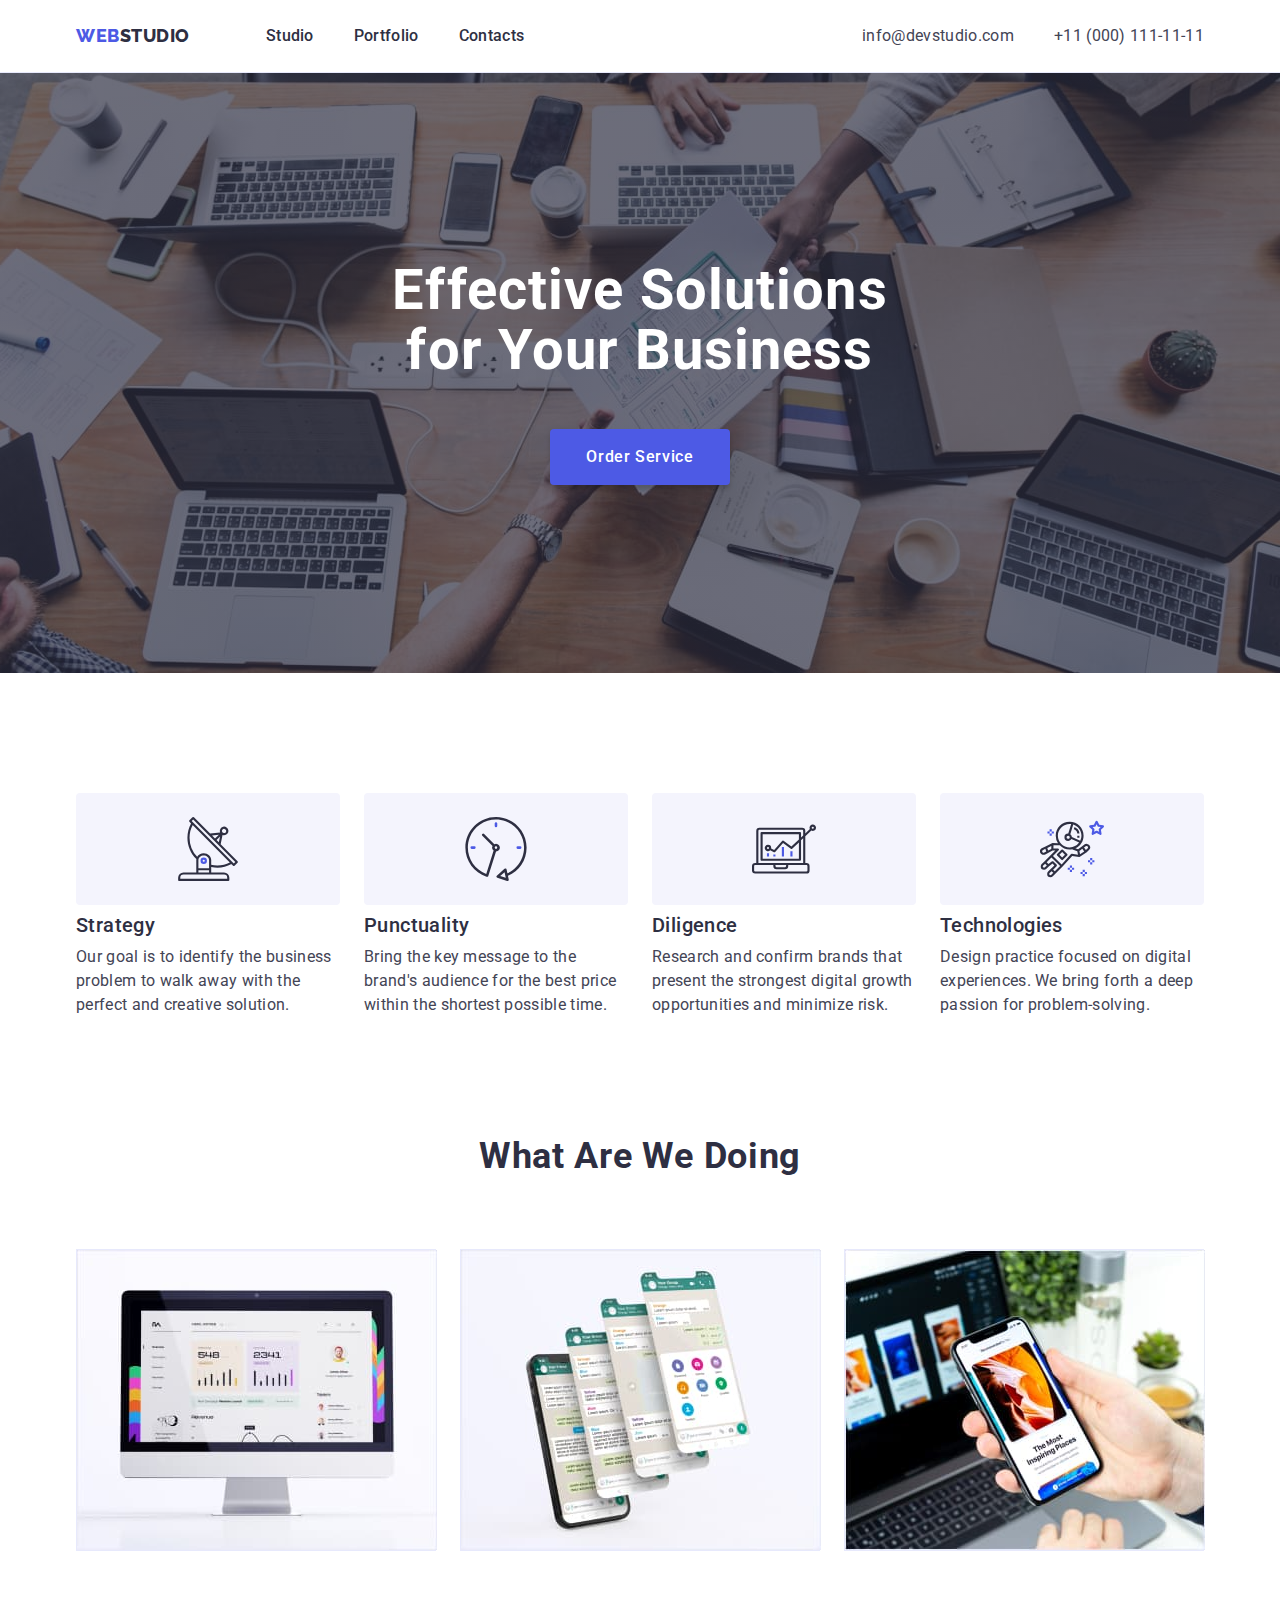
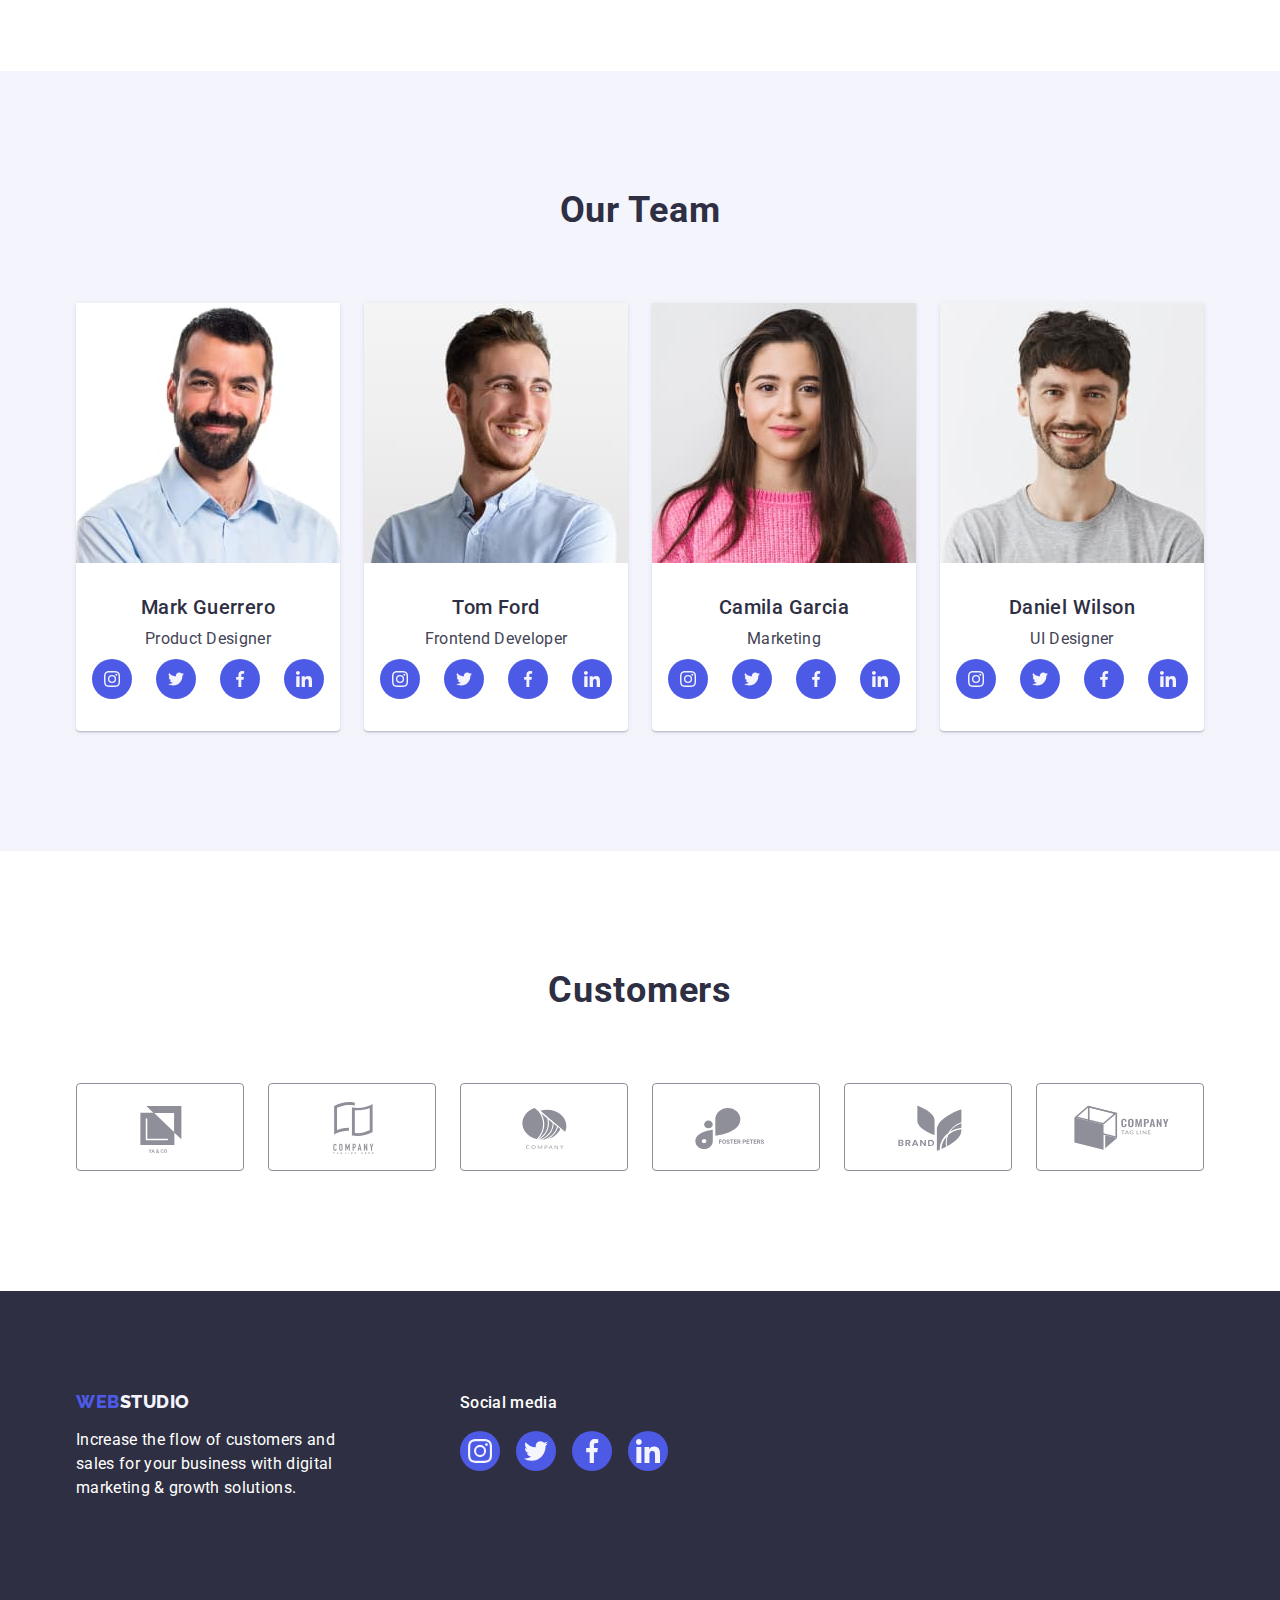
<file: index.html>
<!DOCTYPE html>
<html lang="en">
  <head>
    <meta charset="UTF-8" />
    <meta http-equiv="X-UA-Compatible" content="IE=edge" />
    <meta name="viewport" content="width=device-width, initial-scale=1.0" />
    <title>Document</title>
    <!-- модерн нормалайз для скидання деяких властивостей -->
    <link
      href="https://cdnjs.cloudflare.com/ajax/libs/modern-normalize/1.1.0/modern-normalize.min.css"
      rel="stylesheet"
    />
    <link rel="preconnect" href="https://fonts.googleapis.com" />
    <link rel="preconnect" href="https://fonts.gstatic.com" crossorigin />
    <link
      href="https://fonts.googleapis.com/css2?family=Raleway:wght@800&family=Roboto:wght@400;500;700;900&display=swap"
      rel="stylesheet"
    />
    <link rel="stylesheet" href="./css/styles.css" />
  </head>
  <body>
    <!-- Header -->

    <header class="page-header">
      <div class="container nav-auth">
        <nav class="nav-auth">
          <a href="./index.html" class="logo link">
            Web<span class="logosp">Studio</span></a
          >
          <ul class="site-nav list">
            <li class="item">
              <a href="./index.html" class="navigation link">Studio</a>
            </li>

            <li class="item">
              <a href="./portfolio.html" class="navigation link">Portfolio</a>
            </li>
            <li class="item">
              <a href="" class="navigation link">Contacts</a>
            </li>
          </ul>
        </nav>
        <address class="nav-auth add">
          <ul class="auth-nav list">
            <li class="item">
              <a href="mailto:info@devstudio.com" class="auth link"
                >info@devstudio.com</a
              >
            </li>
            <li class="item">
              <a href="tel:+110001111111" class="auth link"
                >+11 (000) 111-11-11</a
              >
            </li>
          </ul>
        </address>
      </div>
    </header>
    <!-- Main-сontent  -->
    <main>
      <!-- section1 -->
      <section class="hero">
        <div class="container hero-container">
          <h1 class="hero-name">
            Effective Solutions <br />
            for Your Business
          </h1>
          <button type="button" class="hero-button">Order Service</button>
        </div>
      </section>
      <!-- section2 -->

      <section class="section">
        <div class="container">
          <h2 class="h-hidden visually-hidden">A combination of all aspects</h2>
          <ul class="list-section-two list">
            <li class="list-combination item icon-antena">
              <div class="icon-bg">
                <svg class="" width="64" height="64">
                  <use href="./images/icons.svg#antenna"></use>
                </svg>
              </div>
              <h3 class="list-title">Strategy</h3>
              <p class="list-paragraph">
                Our goal is to identify the business problem to walk away with
                the perfect and creative solution.
              </p>
            </li>
            <li class="list-combination item icon-cloc">
              <div class="icon-bg">
                <svg class="" width="64" height="64">
                  <use href="./images/icons.svg#clock"></use>
                </svg>
              </div>
              <h3 class="list-title">Punctuality</h3>
              <p class="list-paragraph">
                Bring the key message to the brand's audience for the best price
                within the shortest possible time.
              </p>
            </li>
            <li class="list-combination item icon-diagram">
              <div class="icon-bg">
                <svg class="" width="64" height="64">
                  <use href="./images/icons.svg#diagram"></use>
                </svg>
              </div>
              <h3 class="list-title">Diligence</h3>
              <p class="list-paragraph">
                Research and confirm brands that present the strongest digital
                growth opportunities and minimize risk.
              </p>
            </li>
            <li class="list-combination item icon-astronaut">
              <div class="icon-bg">
                <svg class="" width="64" height="64">
                  <use href="./images/icons.svg#astronaut"></use>
                </svg>
              </div>
              <h3 class="list-title">Technologies</h3>
              <p class="list-paragraph">
                Design practice focused on digital experiences. We bring forth a
                deep passion for problem-solving.
              </p>
            </li>
          </ul>
        </div>
      </section>
      <!-- section3 -->

      <section class="section aboutus">
        <div class="container">
          <h2 class="aboutus-name">What are we doing</h2>
          <ul class="list-card list">
            <li class="list-lists item">
              <img
                class="image"
                src="./images/doing/pg1.jpg"
                alt="statistics"
                width="360"
                height="300"
              />
            </li>
            <li class="list-lists item">
              <img
                class="image"
                src="./images/doing/pg2.jpg"
                alt="displaying sections"
                width="360"
                height="300"
              />
            </li>
            <li class="list-lists item">
              <img
                class="image"
                src="./images/doing/pg3.jpg"
                alt="smartphone"
                width="360"
                height="300"
              />
            </li>
          </ul>
        </div>
      </section>
      <!-- section4 -->
      <section class="section team">
        <div class="container">
          <h2 class="team-our">Our Team</h2>
          <ul class="list-people list">
            <li class="team-list">
              <img
                class="image"
                src="./images/our_team/people1.jpg"
                alt="Mark"
                width="264"
                height="260"
              />
              <div class="data">
                <h3 class="team-name">Mark Guerrero</h3>
                <p class="team-paragraph">Product Designer</p>
                <ul class="social-list list">
                  <li class="list-icon">
                    <a href="" class="link-icon link">
                      <svg class="social-icon" width="16" height="16">
                        <use
                          class="icona"
                          href="./images/icons.svg#instagram"
                        ></use>
                      </svg>
                    </a>
                  </li>
                  <li class="list-icon">
                    <a href="" class="link-icon link">
                      <svg class="social-icon" width="16" height="16">
                        <use
                          class="icona"
                          href="./images/icons.svg#twitter"
                        ></use>
                      </svg>
                    </a>
                  </li>
                  <li class="list-icon">
                    <a href="" class="link-icon link">
                      <svg class="social-icon" width="16" height="16">
                        <use
                          class="icona"
                          href="./images/icons.svg#facebook"
                        ></use>
                      </svg>
                    </a>
                  </li>
                  <li class="list-icon">
                    <a href="" class="link-icon link">
                      <svg class="social-icon" width="16" height="16">
                        <use
                          class="icona"
                          href="./images/icons.svg#linkedin"
                        ></use>
                      </svg>
                    </a>
                  </li>
                </ul>
              </div>
            </li>
            <li class="team-list">
              <img
                class="image"
                src="./images/our_team/people2.jpg"
                alt="Tom"
                width="264"
                height="260"
              />
              <div class="data">
                <h3 class="team-name">Tom Ford</h3>
                <p class="team-paragraph">Frontend Developer</p>
                <ul class="social-list list">
                  <li>
                    <a href="" class="link-icon link">
                      <svg class="social-icon" width="16" height="16">
                        <use
                          class="icona"
                          href="./images/icons.svg#instagram"
                        ></use>
                      </svg>
                    </a>
                  </li>
                  <li>
                    <a href="" class="link-icon link">
                      <svg class="social-icon" width="16" height="16">
                        <use
                          class="icona"
                          href="./images/icons.svg#twitter"
                        ></use>
                      </svg>
                    </a>
                  </li>
                  <li>
                    <a href="" class="link-icon link">
                      <svg class="social-icon" width="16" height="16">
                        <use
                          class="icona"
                          href="./images/icons.svg#facebook"
                        ></use>
                      </svg>
                    </a>
                  </li>
                  <li>
                    <a href="" class="link-icon link">
                      <svg class="social-icon" width="16" height="16">
                        <use
                          class="icona"
                          href="./images/icons.svg#linkedin"
                        ></use>
                      </svg>
                    </a>
                  </li>
                </ul>
              </div>
            </li>
            <li class="team-list">
              <img
                class="image"
                src="./images/our_team/people3.jpg"
                alt="Camila"
                width="264"
                height="260"
              />
              <div class="data">
                <h3 class="team-name">Camila Garcia</h3>
                <p class="team-paragraph">Marketing</p>
                <ul class="social-list list">
                  <li>
                    <a href="" class="link-icon link">
                      <svg class="social-icon" width="16" height="16">
                        <use
                          class="icona"
                          href="./images/icons.svg#instagram"
                        ></use>
                      </svg>
                    </a>
                  </li>
                  <li>
                    <a href="" class="link-icon link">
                      <svg class="social-icon" width="16" height="16">
                        <use
                          class="icona"
                          href="./images/icons.svg#twitter"
                        ></use>
                      </svg>
                    </a>
                  </li>
                  <li>
                    <a href="" class="link-icon link">
                      <svg class="social-icon" width="16" height="16">
                        <use
                          class="icona"
                          href="./images/icons.svg#facebook"
                        ></use>
                      </svg>
                    </a>
                  </li>
                  <li>
                    <a href="" class="link-icon link">
                      <svg class="social-icon" width="16" height="16">
                        <use
                          class="icona"
                          href="./images/icons.svg#linkedin"
                        ></use>
                      </svg>
                    </a>
                  </li>
                </ul>
              </div>
            </li>
            <li class="team-list">
              <img
                class="image"
                src="./images/our_team/people4.jpg"
                alt="Daniel"
                width="264"
                height="260"
              />
              <div class="data">
                <h3 class="team-name">Daniel Wilson</h3>
                <p class="team-paragraph">UI Designer</p>
                <ul class="social-list list">
                  <li>
                    <a href="" class="link-icon link">
                      <svg class="social-icon" width="16" height="16">
                        <use
                          class="icona"
                          href="./images/icons.svg#instagram"
                        ></use>
                      </svg>
                    </a>
                  </li>
                  <li>
                    <a href="" class="link-icon link">
                      <svg class="social-icon" width="16" height="16">
                        <use
                          class="icona"
                          href="./images/icons.svg#twitter"
                        ></use>
                      </svg>
                    </a>
                  </li>
                  <li>
                    <a href="" class="link-icon link">
                      <svg class="social-icon" width="16" height="16">
                        <use
                          class="icona"
                          href="./images/icons.svg#facebook"
                        ></use>
                      </svg>
                    </a>
                  </li>
                  <li>
                    <a href="" class="link-icon link">
                      <svg class="social-icon" width="16" height="16">
                        <use
                          class="icona"
                          href="./images/icons.svg#linkedin"
                        ></use>
                      </svg>
                    </a>
                  </li>
                </ul>
              </div>
            </li>
          </ul>
        </div>
      </section>

      <!------  section5------>

      <section class="section">
        <div class="container">
          <h2 class="customers-name">Customers</h2>
          <ul class="list-logotype-company list">
            <li class="company-list">
              <a href="" class="company-icon-link link">
                <svg class="company-icon" width="104" height="56">
                  <use
                    class="iconcompany-hover"
                    href="./images/icons.svg#position-one"
                  ></use>
                </svg>
              </a>
            </li>
            <li class="company-list">
              <a href="" class="company-icon-link link">
                <svg class="company-icon" width="104" height="56">
                  <use
                    class="iconcompany-hover"
                    href="./images/icons.svg#position-two"
                  ></use>
                </svg>
              </a>
            </li>
            <li class="company-list">
              <a href="" class="company-icon-link link">
                <svg class="company-icon" width="104" height="56">
                  <use href="./images/icons.svg#position-three"></use>
                </svg>
              </a>
            </li>
            <li class="company-list">
              <a href="" class="company-icon-link link">
                <svg class="company-icon" width="104" height="56">
                  <use href="./images/icons.svg#position-four"></use>
                </svg>
              </a>
            </li>
            <li class="company-list">
              <a href="" class="company-icon-link link">
                <svg class="company-icon" width="104" height="56">
                  <use href="./images/icons.svg#position-five"></use>
                </svg>
              </a>
            </li>
            <li class="company-list">
              <a href="" class="company-icon-link link">
                <svg class="company-icon" width="104" height="56">
                  <use href="./images/icons.svg#position-six"></use>
                </svg>
              </a>
            </li>
          </ul>
        </div>
      </section>
    </main>
    <!-- footer  -->
    <footer class="footer">
      <div class="container footer-container">
        <div class="one-footer-container">
          <a href="./index.html" class="footer-logo link"
            >Web<span class="footer-span">Studio</span></a
          >
          <p class="footer-paragraph">
            Increase the flow of customers and sales for your business with
            digital marketing & growth solutions.
          </p>
        </div>
        <div class="social-container">
          <p class="social-footer">Social media</p>
          <ul class="list-icon-footer list">
            <li class="footer-list-icon">
              <a href="" class="icon-footer link">
                <svg class="icon-company-footer" width="24" height="24">
                  <use href="./images/icons.svg#instagram"></use>
                </svg>
              </a>
            </li>
            <li class="footer-list-icon">
              <a href="" class="icon-footer link">
                <svg class="icon-company-footer" width="24" height="24">
                  <use class="" href="./images/icons.svg#twitter"></use>
                </svg>
              </a>
            </li>
            <li class="footer-list-icon">
              <a href="" class="icon-footer link">
                <svg class="icon-company-footer" width="24" height="24">
                  <use href="./images/icons.svg#facebook"></use>
                </svg>
              </a>
            </li>
            <li class="footer-list-icon">
              <a href="" class="icon-footer link">
                <svg class="icon-company-footer" width="24" height="24">
                  <use href="./images/icons.svg#linkedin"></use>
                </svg>
              </a>
            </li>
          </ul>
        </div>
      </div>
    </footer>
  </body>
</html>
</file>
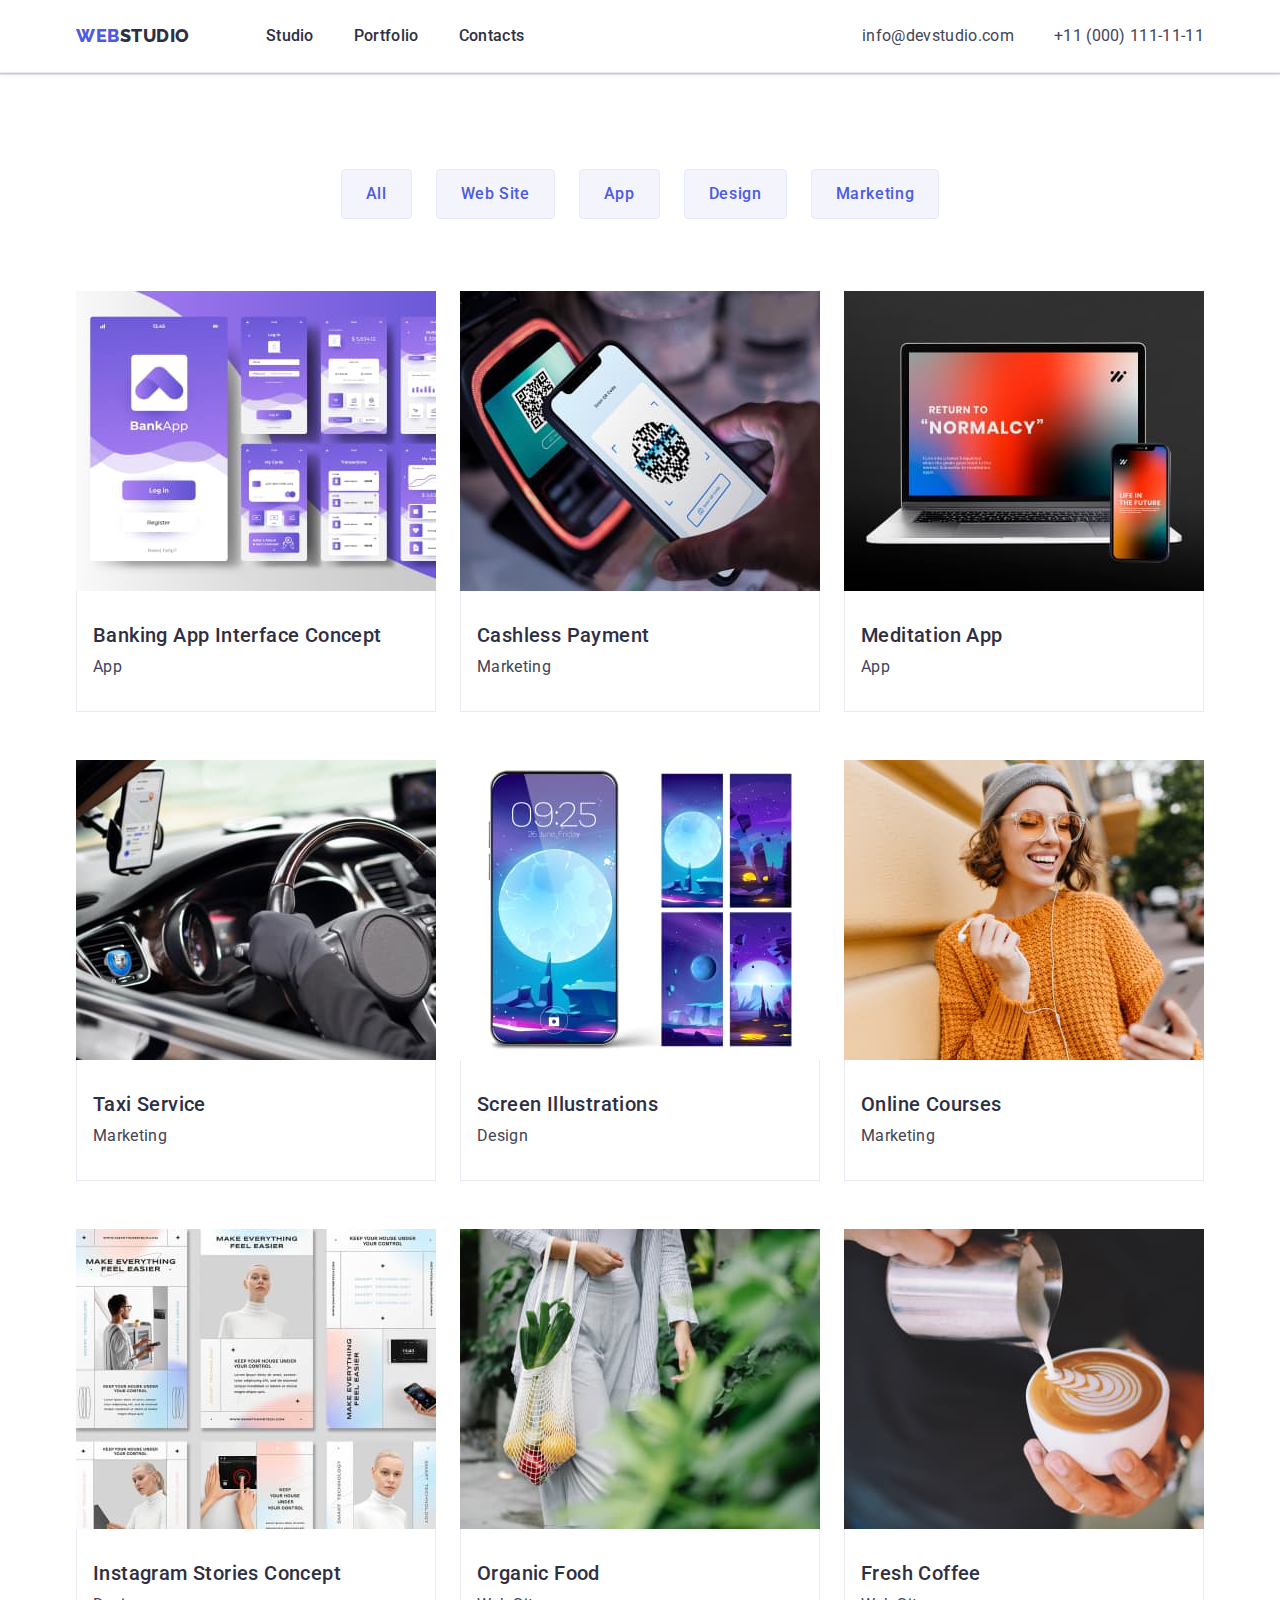
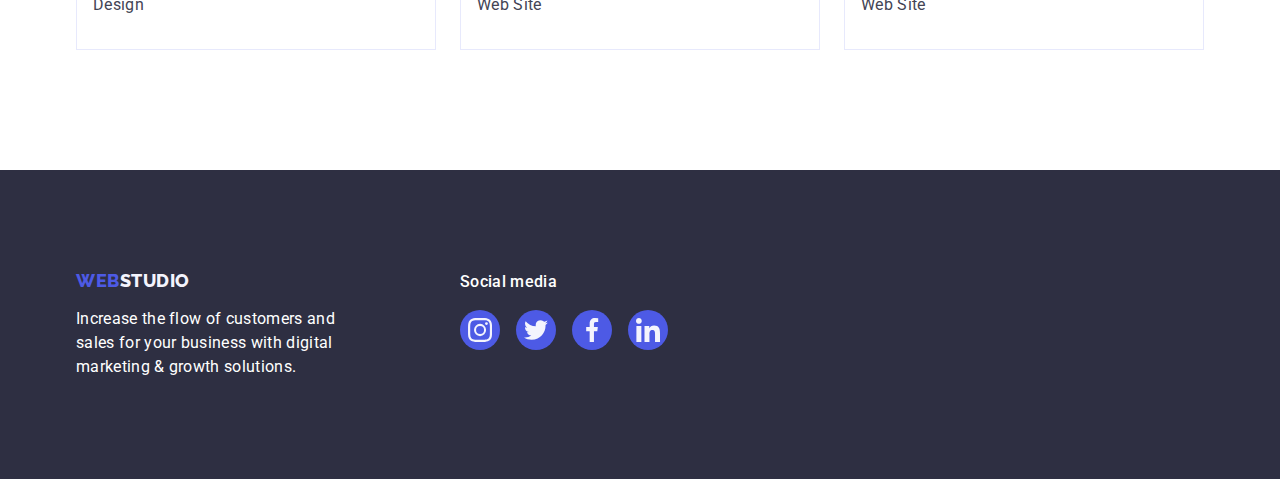
<file: portfolio.html>
<!DOCTYPE html>
<html lang="en">
  <head>
    <meta charset="UTF-8" />
    <meta http-equiv="X-UA-Compatible" content="IE=edge" />
    <meta name="viewport" content="width=device-width, initial-scale=1.0" />
    <title>Document</title>
    <link
      href="https://cdnjs.cloudflare.com/ajax/libs/modern-normalize/1.1.0/modern-normalize.min.css"
      rel="stylesheet"
    />
    <link rel="preconnect" href="https://fonts.googleapis.com" />
    <link rel="preconnect" href="https://fonts.gstatic.com" crossorigin />
    <link
      href="https://fonts.googleapis.com/css2?family=Raleway:wght@800&family=Roboto:wght@400;500;700;900&display=swap"
      rel="stylesheet"
    />
    <link rel="stylesheet" href="./css/styles.css" />
  </head>
  <body>
    <header class="page-header">
      <div class="container nav-auth">
        <nav class="nav-auth">
          <a href="./index.html" class="logo link">
            Web<span class="logosp">Studio</span></a
          >
          <ul class="site-nav list">
            <li class="item">
              <a href="./index.html" class="navigation link">Studio</a>
            </li>

            <li class="item">
              <a href="./portfolio.html" class="navigation link">Portfolio</a>
            </li>
            <li class="item">
              <a href="" class="navigation link">Contacts</a>
            </li>
          </ul>
        </nav>
        <address class="nav-auth add">
          <ul class="auth-nav list">
            <li class="item">
              <a href="mailto:info@devstudio.com" class="auth link"
                >info@devstudio.com</a
              >
            </li>
            <li class="item">
              <a href="tel:+110001111111" class="auth link"
                >+11 (000) 111-11-11</a
              >
            </li>
          </ul>
        </address>
      </div>
    </header>
    <!-- Main-сontent  -->
    <main>
      <section class="section-main-portfolio">
        <div class="container">
          <h1 class="visually-hidden">Filters</h1>
          <ul class="list-button list">
            <li><button type="button" class="filters-button">All</button></li>
            <li>
              <button type="button" class="filters-button">Web Site</button>
            </li>
            <li><button type="button" class="filters-button">App</button></li>
            <li>
              <button type="button" class="filters-button">Design</button>
            </li>
            <li>
              <button type="button" class="filters-button">Marketing</button>
            </li>
          </ul>

          <ul class="portfolio-list list">
            <li class="item">
              <a href="" class="photo-link link">
                <img
                  class="image"
                  src="./images/portfolio/portfolio-Banking-App.jpg"
                  alt="App Interface"
                  width="360"
                  height="300"
                />
                <div class="application-categories">
                  <h2 class="portfolioname">Banking App Interface Concept</h2>
                  <p class="portfolioparagraph">App</p>
                </div>
              </a>
            </li>
            <li class="item">
              <a href="" class="photo-link link"
                ><img
                  class="image"
                  src="./images/portfolio/portfolio-Payment.jpg"
                  alt="Payment"
                  width="360"
                  height="300"
                />
                <div class="application-categories">
                  <h2 class="portfolioname">Cashless Payment</h2>
                  <p class="portfolioparagraph">Marketing</p>
                </div></a
              >
            </li>
            <li class="item">
              <a href="" class="photo-link link"
                ><img
                  class="image"
                  src="./images/portfolio/portfolio-Meditation-App.jpg"
                  alt="App Meditation"
                  width="360"
                  height="300"
                />
                <div class="application-categories">
                  <h2 class="portfolioname">Meditation App</h2>
                  <p class="portfolioparagraph">App</p>
                </div></a
              >
            </li>
            <li class="item">
              <a href="" class="photo-link link"
                ><img
                  class="image"
                  src="./images/portfolio/portfolio-Taxi-Service.jpg"
                  alt="Taxi Service"
                  width="360"
                  height="300"
                />
                <div class="application-categories">
                  <h2 class="portfolioname">Taxi Service</h2>
                  <p class="portfolioparagraph">Marketing</p>
                </div></a
              >
            </li>
            <li class="item">
              <a href="" class="photo-link link"
                ><img
                  class="image"
                  src="./images/portfolio/portfolio-Screen.jpg"
                  alt="Screen Illustrations"
                  width="360"
                  height="300"
                />
                <div class="application-categories">
                  <h2 class="portfolioname">Screen Illustrations</h2>
                  <p class="portfolioparagraph">Design</p>
                </div></a
              >
            </li>
            <li class="item">
              <a href="" class="photo-link link"
                ><img
                  class="image"
                  src="./images/portfolio/portfolio-Courses.jpg"
                  alt="Courses"
                  width="360"
                  height="300"
                />
                <div class="application-categories">
                  <h2 class="portfolioname">Online Courses</h2>
                  <p class="portfolioparagraph">Marketing</p>
                </div></a
              >
            </li>
            <li class="item">
              <a href="" class="photo-link link"
                ><img
                  class="image"
                  src="./images/portfolio/portfolio-Instagram-Stories.jpg"
                  alt="Instagram Stories"
                  width="360"
                  height="300"
                />
                <div class="application-categories">
                  <h2 class="portfolioname">Instagram Stories Concept</h2>
                  <p class="portfolioparagraph">Design</p>
                </div></a
              >
            </li>
            <li class="item">
              <a href="" class="photo-link link"
                ><img
                  class="image"
                  src="./images/portfolio/portfolio-Food.jpg"
                  alt="Food"
                  width="360"
                  height="300"
                />
                <div class="application-categories">
                  <h2 class="portfolioname">Organic Food</h2>
                  <p class="portfolioparagraph">Web Site</p>
                </div></a
              >
            </li>
            <li class="item">
              <a href="" class="photo-link link"
                ><img
                  class="image"
                  src="./images/portfolio/portfolio-Coffee.jpg"
                  alt="Coffee"
                  width="360"
                />
                <div class="application-categories">
                  <h2 class="portfolioname">Fresh Coffee</h2>
                  <p class="portfolioparagraph">Web Site</p>
                </div></a
              >
            </li>
          </ul>
        </div>
      </section>
    </main>

    <!-- footer  -->
    <footer class="footer">
      <div class="container footer-container">
        <div class="one-footer-container">
          <a href="./index.html" class="footer-logo link"
            >Web<span class="footer-span">Studio</span></a
          >
          <p class="footer-paragraph">
            Increase the flow of customers and sales for your business with
            digital marketing & growth solutions.
          </p>
        </div>
        <div class="social-container">
          <p class="social-footer">Social media</p>
          <ul class="list-icon-footer list">
            <li class="footer-list-icon">
              <a href="" class="icon-footer link">
                <svg class="icon-company-footer" width="24" height="24">
                  <use href="./images/icons.svg#instagram"></use>
                </svg>
              </a>
            </li>
            <li class="footer-list-icon">
              <a href="" class="icon-footer link">
                <svg class="icon-company-footer" width="24" height="24">
                  <use class="" href="./images/icons.svg#twitter"></use>
                </svg>
              </a>
            </li>
            <li class="footer-list-icon">
              <a href="" class="icon-footer link">
                <svg class="icon-company-footer" width="24" height="24">
                  <use href="./images/icons.svg#facebook"></use>
                </svg>
              </a>
            </li>
            <li class="footer-list-icon">
              <a href="" class="icon-footer link">
                <svg class="icon-company-footer" width="24" height="24">
                  <use href="./images/icons.svg#linkedin"></use>
                </svg>
              </a>
            </li>
          </ul>
        </div>
      </div>
    </footer>
  </body>
</html>
</file>
<file: css/styles.css>
:root {
  /* білий колір і задивка стор #ffffff */
  --white-kolor: #ffffff;

  /* колір основного тексту і заливка  #2E2F42 */
  --title-text-color: #2e2f42;

  /* колір другорядного тексту #434455 */
  --secondary-text-color: #434455;

  /* синя кнопка і веб IRIS color #4D5AE5 */
  --iris-web: #4d5ae5;
  /* button for portfolio#404BBF */
  --ocean-color: #404bbf;
  /* hover and focus */
  --hover-focus: #404bbf;
  /* colors footer studio  #F4F4FD;*/
  --color-text-p: #f4f4fd;
  /* border #E7E9FC */
  --border-button: #e7e9fc;
  /* icon color  #f4f4fd */
  --icona-fill: #f4f4fd;
  /* color #8e8f99 */
  --light-stele: #8e8f99;
}

body {
  background-color: #ffffff;
  color: var(--secondary-text-color);
  font-family: 'Roboto', sans-serif;
}

h1,
h2,
h3,
p {
  margin-top: 0;
  margin-bottom: 0;
}

ul,
ol {
  margin-top: 0;
  margin-bottom: 0;
  margin-left: 0;
}

img {
  display: block;
}

/* утиліти */

.link {
  text-decoration: none;
}
.list {
  list-style: none;
  /*  */
  padding: 0;
  margin: 0;
}
.container {
  margin-left: auto;
  margin-right: auto;
  width: 1158px;
  padding-left: 15px;
  padding-right: 15px;
  /* outline: 2px solid tomato; */
}

.visually-hidden {
  position: absolute;
  white-space: nowrap;
  width: 1px;
  height: 1px;
  overflow: hidden;
  border: 0;
  padding: 0;
  clip: rect(0 0 0 0);
  clip-path: inset(50%);
  margin: -1px;
}

/* section */
.section {
  padding-top: 120px;
  padding-bottom: 120px;
}
.no-padding {
  padding-top: 0;
  padding-bottom: 0;
}

/*  хедер логотип */
.logo {
  display: block;
  padding-top: 24px;
  padding-bottom: 24px;
  margin-right: 76px;

  color: var(--iris-web);
  font-family: 'Raleway', sans-serif;
  font-weight: 800;
  font-size: 18px;
  line-height: 1.17;
  align-items: center;
  letter-spacing: 0.03em;
  text-transform: uppercase;
}

.logosp {
  color: var(--title-text-color);
}

/* navigation header */

/* задаєм гнучкості контейнеру */
.site-nav {
  display: flex;
  gap: 40px;
}

/* надаєм значення всім крім останнього( крайня геометрія)  
.site-nav .item:not(:last-child) {
  margin-right: 40px;
} */

/* олдівський метод (сусідство) */
/* .site-nav .item + .item {
  margin-left: 40px;
} */

.navigation {
  display: block;
  padding-top: 24px;
  padding-bottom: 24px;

  color: var(--title-text-color);
  font-weight: 500;
  font-size: 16px;
  line-height: 1.5;
  letter-spacing: 0.02em;
}

.navigation:hover,
.navigation:focus {
  color: var(--hover-focus);
}

.add {
  font-style: normal;
  margin-left: auto;
}

.auth-nav {
  display: flex;
  gap: 40px;
}
/* .auth-nav .item + .item {
  margin-left: 40px;
} */
.auth {
  display: block;
  padding-top: 24px;
  padding-bottom: 24px;

  color: var(--secondary-text-color);
  font-size: 16px;
  line-height: 1.5;
  letter-spacing: 0.02em;
}
.auth:focus,
.auth:hover {
  color: var(--hover-focus);
}

.nav-auth {
  display: flex;
  align-items: center;
}

/* page-header */
.page-header {
  background-color: var(--white-kolor);
  border-bottom: 1px solid #e7e9fc;
  box-shadow: 0px 2px 1px rgba(46, 47, 66, 0.08),
    0px 1px 1px rgba(46, 47, 66, 0.16), 0px 1px 6px rgba(46, 47, 66, 0.08);
}

/* section1 (hero) */

.hero {
  max-width: 1440px;
  height: 600px;

  background-image: linear-gradient(
      rgba(46, 47, 66, 0.7),
      rgba(46, 47, 66, 0.7)
    ),
    url(../images/doing/people-office-hero.jpg);
  margin: 0 auto;

  /* не зменшується при стисканні сторінки  */
  background-size: cover;
  /* не повторяється при стисканні сторінки */
  background-repeat: no-repeat;
  /* розміщення центру картинки  по центру блока  */
  background-position: center;

  background-color: var(--title-text-color);
  text-align: center;
  padding: 188px 0 188px 0;
}

.hero-name {
  color: var(--white-kolor);
  font-weight: 700;
  font-size: 56px;
  line-height: 1.07;
  text-align: center;
  letter-spacing: 0.02em;
  /*  */
  margin-top: 0;
  margin-bottom: 48px;
  max-width: 496px;
  margin-left: auto;
  margin-right: auto;
}

.hero-button {
  background-color: var(--iris-web);
  color: var(--white-kolor);
  font-family: 'Roboto', sans-serif;
  font-weight: 500;
  font-size: 16px;
  line-height: 1.5;
  letter-spacing: 0.04em;
  cursor: pointer;
  /*  */
  display: block;
  text-align: center;
  border: none;
  padding: 16px 36px;
  min-width: 169px;
  height: 56px;
  margin-left: auto;
  margin-right: auto;
  border-radius: 4px;
  box-shadow: 0px 4px 4px rgba(0, 0, 0, 0.15);
}

.hero-button:focus,
.hero-button:hover {
  background-color: var(--hover-focus);
}

/* section 2 */

.section-two {
  padding: 188px 0 188px 0;
}

.h-hidden {
  color: var(--title-text-color);
  font-style: normal;
}

/* svg image */

.icon-bg {
  display: flex;
  justify-content: center;
  align-items: center;
  height: 112px;

  background-color: var(--color-text-p);
  border-radius: 4px;
  margin-bottom: 8px;
}

.list-combination {
  width: 264px;
  flex-basis: calc((100% - 72px) / 4);
}

.list-section-two {
  display: flex;
  gap: 24px;
}

/* .list-section-two .item + .item {
  margin-left: 28px;
} */

.list-title {
  color: var(--title-text-color);
  font-weight: 500;
  font-size: 20px;
  line-height: 1.2;
  letter-spacing: 0.02em;
  /*  */
  margin-top: 0;
  margin-bottom: 8px;
}
.list-paragraph {
  color: var(--secondary-text-color);
  font-size: 16px;
  line-height: 1.5;
  letter-spacing: 0.02em;
  /*  */
  margin-top: 0;
  margin-bottom: 0;
}

/* іконка вище svg */
/* .list-combination::before {
  content: "";
  display: block;
  height: 112px;
  width: 264px;
  background-color: var(--color-text-p);
  

  background-repeat: no-repeat;
  background-position: center;
  background-size: 64px;
}

.icon-antena::before {
  background-image: url(../images/icons-svg/antenna.svg);
}

.icon-cloc::before {
  background-image: url(../images/icons-svg/clock.svg);
}

.icon-diagram::before {
  background-image: url(../images/icons-svg/diagram.svg);
}

.icon-astronaut::before {
  background-image: url(../images/icons-svg/astronaut.svg);
} */

/* section3 */

.aboutus {
  padding-top: 0;
}
.aboutus-name {
  margin-bottom: 72px;

  color: var(--title-text-color);
  font-weight: 700;
  font-size: 36px;
  line-height: 1.11;
  text-align: center;
  letter-spacing: 0.02em;
  text-transform: capitalize;
  /*  */
  margin-top: 0;
  margin-bottom: 72px;
}

.list-card {
  display: flex;
  gap: 24px;
}

.list-lists {
  border: 1px solid #e7e9fc;
  width: 360px;
  flex-basis: calc((100% - 48px) / 3);
}

/* section4 */

.list-people {
  display: flex;
  gap: 24px;
}

.team {
  background-color: var(--color-text-p);
}
.team-list {
  box-shadow: 0px 1px 6px rgba(46, 47, 66, 0.08),
    0px 1px 1px rgba(46, 47, 66, 0.16), 0px 2px 1px rgba(46, 47, 66, 0.08);
  background-color: var(--white-kolor);
  flex-basis: calc((100% - 72px) / 4);

  border-radius: 0 0 4px 4px;
}

.team-our {
  color: var(--title-text-color);
  font-weight: 700;
  font-size: 36px;
  line-height: 1.11;
  text-align: center;
  letter-spacing: 0.02em;
  text-transform: capitalize;
  margin-top: 0;
  margin-bottom: 72px;
}

.data {
  padding: 32px 0;
}

.team-name {
  text-align: center;
  color: var(--title-text-color);
  font-weight: 500;
  font-size: 20px;
  line-height: 1.2;
  text-align: center;
  letter-spacing: 0.02em;
  margin-top: 0;
  margin-bottom: 8px;
}
.team-paragraph {
  text-align: center;
  color: var(--secondary-text-color);
  font-size: 16px;
  line-height: 1.5;
  text-align: center;
  letter-spacing: 0.02em;
  margin-top: 0;

  margin-bottom: 8px;
}

.icona {
  fill: var(--icona-fill);
}

.lisct-icon {
  width: 40px;
  height: 40px;
}

.social-icon {
  fill: var(--icona-fill);
}

.link-icon {
  display: flex;
  justify-content: center;
  align-items: center;
  width: 40px;
  height: 40px;
  border-radius: 50%;
  background-color: var(--iris-web);
  cursor: pointer;
}

.link-icon:hover,
.link-icon:focus {
  background-color: var(--ocean-color);
}

.social-list {
  display: flex;
  gap: 24px;
  justify-content: center;
}

/* section 5 */

.customers-name {
  color: var(--title-text-color);
  font-style: normal;
  font-weight: 700;
  font-size: 36px;
  line-height: 1.1;
  text-align: center;
  letter-spacing: 0.02em;
  margin-bottom: 72px;
}

.list-logotype-company {
  display: flex;
  gap: 24px;
}

.company-list {
  width: calc((100% - 120px) / 6);
  height: 88px;
}

.company-icon-link {
  display: flex;
  width: 168px;
  /* height: 88px; */
  height: 100%;
  width: 100%;
  justify-content: center;
  align-items: center;
  border: 1px solid var(--light-stele);
  border-radius: 4px;
  color: var(--light-stele);
}
.company-icon-link:hover,
.company-icon-link:focus {
  color: var(--hover-focus);
  border-color: var(--hover-focus);
}

.company-icon {
  /* fill: var(--light-stele); */
  fill: currentColor;
}

.company-icon:hover,
.company-icon:focus {
  fill: var(--hover-focus);
}

/*---- FOOTER---- */

.footer {
  background-color: var(--title-text-color);
  padding-top: 100px;
  padding-bottom: 100px;
}
.one-footer-container {
  margin-right: 120px;
}
.footer-container {
  display: flex;
  align-items: baseline;
}

.footer-logo {
  display: inline-block;
  margin-bottom: 16px;

  color: var(--iris-web);
  font-family: 'Raleway', sans-serif;
  font-weight: 800;
  font-size: 18px;
  line-height: 1.17;
  /* display: flex; */
  align-items: center;
  letter-spacing: 0.03em;
  text-transform: uppercase;
  padding-top: 0;
  padding-bottom: 0;
}

.footer-span {
  color: var(--color-text-p);
}

.footer-paragraph {
  display: flex;
  color: var(--white-kolor);
  font-size: 16px;
  line-height: 1.5;
  letter-spacing: 0.02em;
  margin-top: 0;
  margin-bottom: 0;
  max-width: 264px;
}

/* div social */

.social-footer {
  color: var(--white-kolor);
  font-style: normal;
  font-weight: 500;
  font-size: 16px;
  line-height: 1.5;
  letter-spacing: 0.02em;
  margin-bottom: 16px;
}

.footer-list-icon {
  width: 40px;
  height: 40px;
}

.list-icon-footer {
  display: flex;
  gap: 16px;
}

.icon-company-footer {
  fill: var(--icona-fill);
}

.icon-footer {
  display: flex;
  justify-content: center;
  align-items: center;
  width: 100%;
  height: 100%;
  border-radius: 50%;
  background-color: #4d5ae5;
}

.icon-footer:hover,
.icon-footer:focus {
  background-color: #31d0aa;
}

/* PORTFOLIO */
/* button */

.section-main-portfolio {
  padding: 96px 0 120px 0;
}

.list-button {
  display: flex;
  justify-content: center;
  column-gap: 24px;
  margin-bottom: 72px;
}

.filters-button {
  display: block;
  padding: 12px 24px;
  border-radius: 4px;
  border: 1px solid var(--border-button);

  background-color: var(--color-text-p);
  color: var(--iris-web);
  font-family: 'Roboto', sans-serif;
  font-weight: 500;
  font-size: 16px;
  line-height: 1.5;
  align-items: center;
  letter-spacing: 0.04em;
  cursor: pointer;
}
.filters-button:hover,
.filters-button:focus {
  background-color: var(--ocean-color);
  color: var(--white-kolor);
  border-color: transparent;
  box-shadow: 0px 3px 1px rgba(0, 0, 0, 0.1), 0px 2px 1px rgba(0, 0, 0, 0.08),
    0px 2px 2px rgba(0, 0, 0, 0.12);
}

/* .list-button .filters-button + .filters-button {
  margin-left: 24px;
} */

.portfolio-list {
  display: flex;
  row-gap: 48px;
  column-gap: 24px;

  flex-wrap: wrap;
}
.portfolio-list .item {
  /* width: 360px; */
  width: calc((100% - 48px) / 3);
}

.photo-link {
  display: block;
}

.photo-link:hover,
.photo-link:focus {
  box-shadow: 0px 1px 6px rgba(46, 47, 66, 0.08),
    0px 1px 1px rgba(46, 47, 66, 0.16), 0px 2px 1px rgba(46, 47, 66, 0.08);
}

/* кожний третій елемент 
 .portfolio-list .item.item:not(:nth-child(3n)) {
  margin-right: 24px; 
} */

/* останні 3 ел */
.portfolio-list .item.item:nth-last-child(-n + 3) {
  margin-bottom: 0;
}

.application-categories {
  padding: 32px 16px;
  border: 1px solid #e7e9fc;
  border-top: none;
}

.portfolioname {
  margin-bottom: 0;
  margin-top: 0;
  margin-bottom: 8px;

  color: var(--title-text-color);
  font-weight: 500;
  font-size: 20px;
  line-height: 1.2;
  letter-spacing: 0.02em;
}
.portfolioparagraph {
  margin-bottom: 0;
  margin-top: 0;

  color: var(--secondary-text-color);
  font-size: 16px;
  line-height: 1.5;
  letter-spacing: 0.02em;
}
</file>
